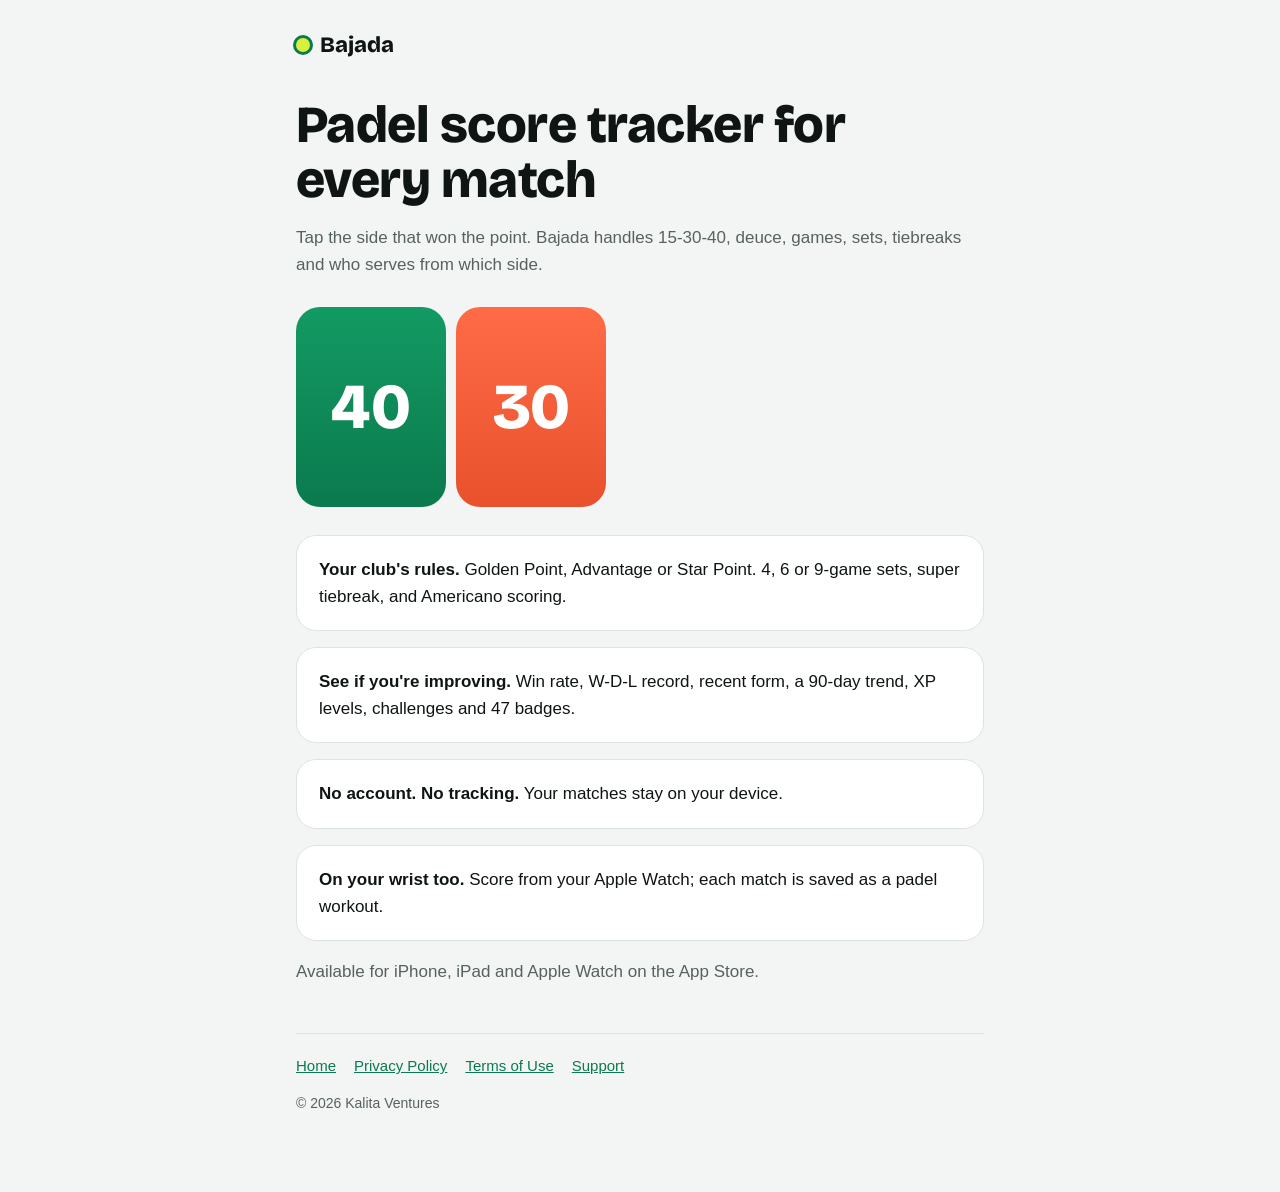
<file: index.html>
<!doctype html><html lang="en"><head><meta charset="utf-8"><meta name="viewport" content="width=device-width,initial-scale=1"><link rel="preconnect" href="https://fonts.googleapis.com"><link href="https://fonts.googleapis.com/css2?family=Bricolage+Grotesque:opsz,wght@12..96,700;12..96,800&display=swap" rel="stylesheet"><link rel="stylesheet" href="style.css"><title>Bajada: Padel Score Tracker</title><meta name="description" content="Padel score tracker for iPhone and iPad. Tap the side that won the point; games, sets, tiebreaks and serve are handled for you."></head><body><div class="wrap"><header><span class="dot"></span><a href="index.html">Bajada</a></header>
<h1>Padel score tracker for every match</h1>
<p>Tap the side that won the point. Bajada handles 15-30-40, deuce, games, sets, tiebreaks and who serves from which side.</p>
<div class="tiles"><div class="tile a">40</div><div class="tile b">30</div></div>
<div class="card"><strong>Your club's rules.</strong> Golden Point, Advantage or Star Point. 4, 6 or 9-game sets, super tiebreak, and Americano scoring.</div>
<div class="card"><strong>See if you're improving.</strong> Win rate, W-D-L record, recent form, a 90-day trend, XP levels, challenges and 47 badges.</div>
<div class="card"><strong>No account. No tracking.</strong> Your matches stay on your device.</div>
<div class="card"><strong>On your wrist too.</strong> Score from your Apple Watch; each match is saved as a padel workout.</div>
<p>Available for iPhone, iPad and Apple Watch on the App Store.</p>
<nav><a href="index.html">Home</a><a href="privacy.html">Privacy Policy</a><a href="terms.html">Terms of Use</a><a href="support.html">Support</a></nav><p class="small">© 2026 Kalita Ventures</p></div></body></html>
</file>
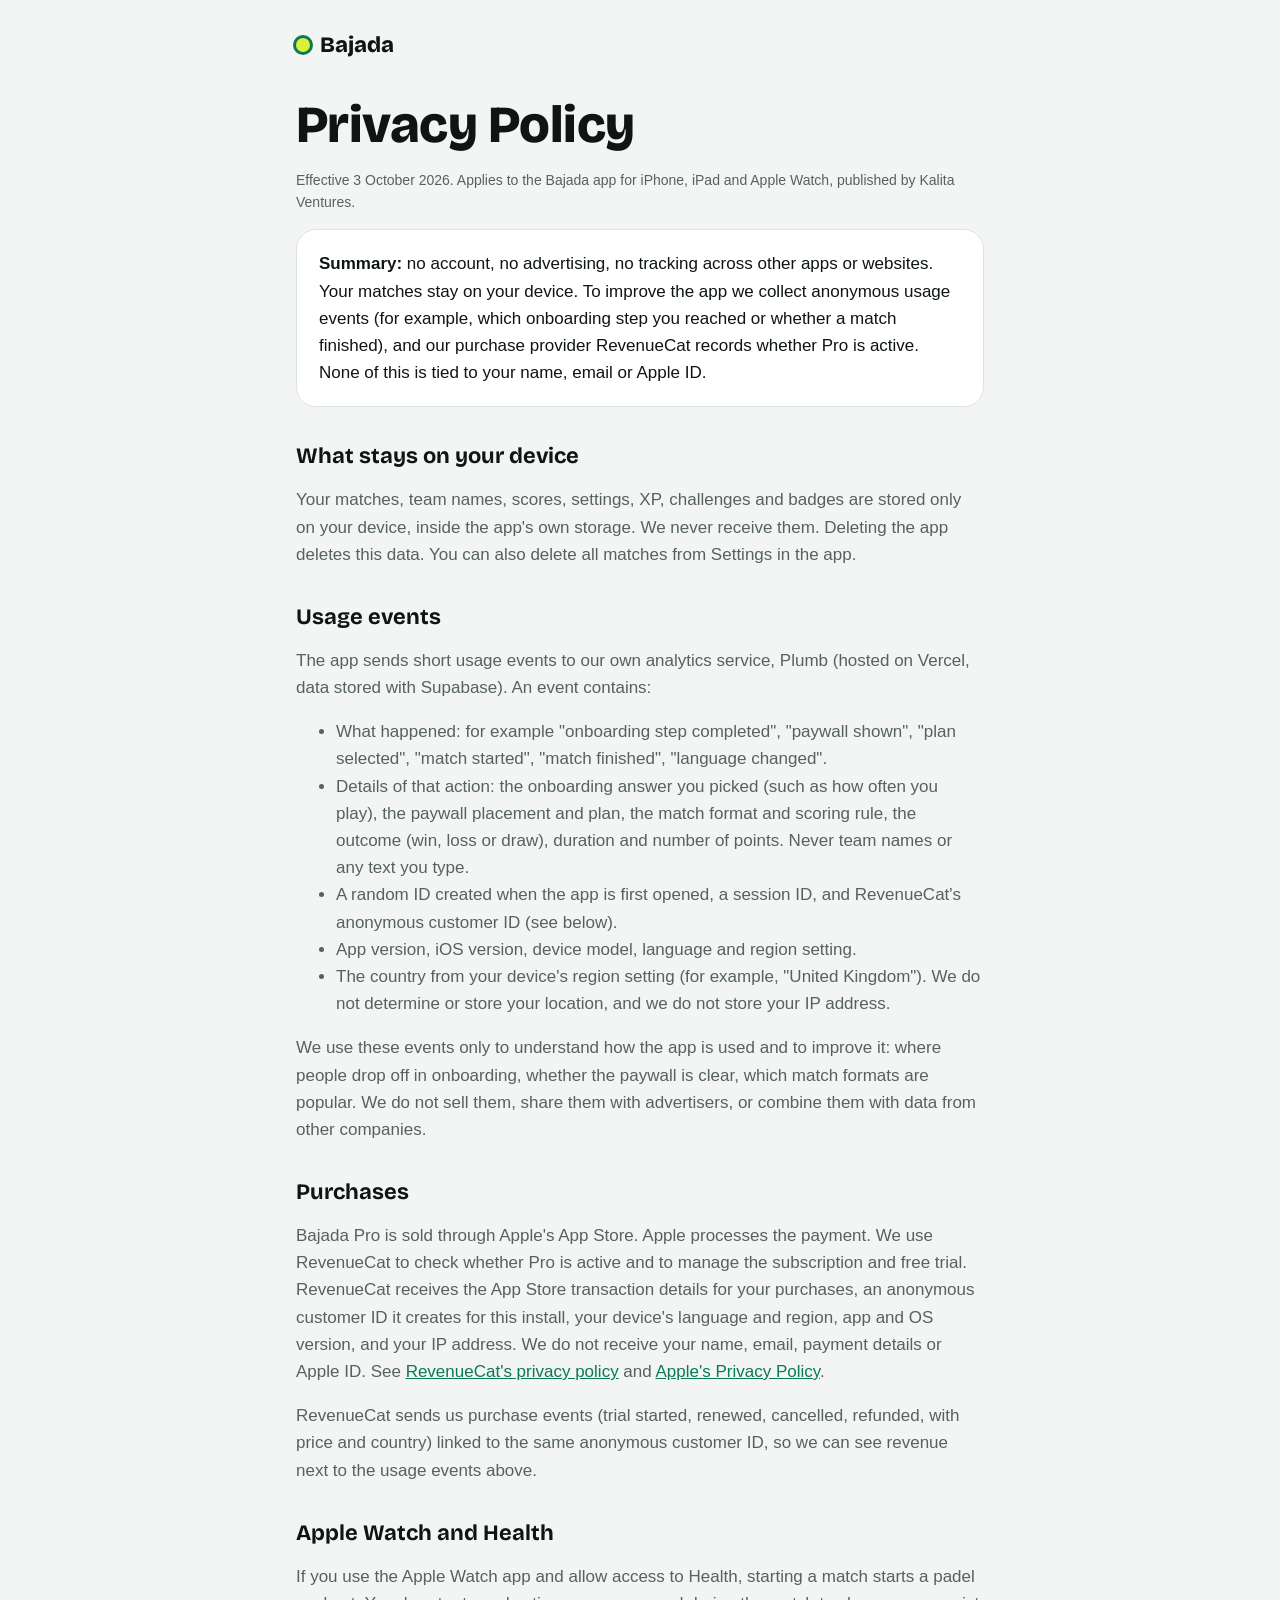
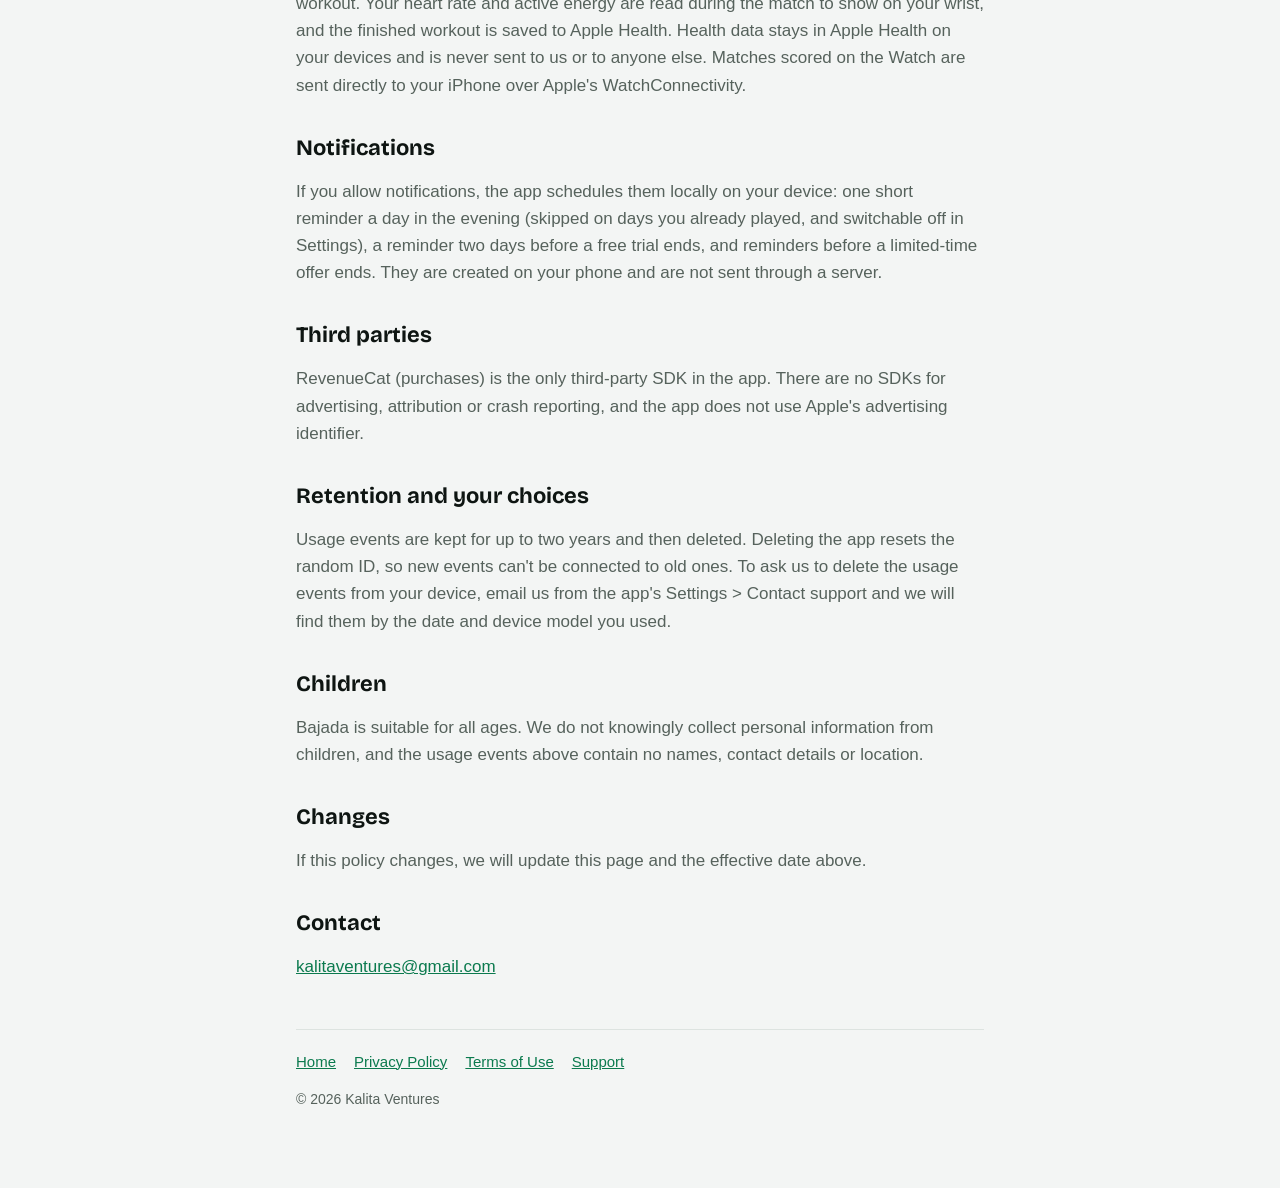
<file: privacy.html>
<!doctype html><html lang="en"><head><meta charset="utf-8"><meta name="viewport" content="width=device-width,initial-scale=1"><link rel="preconnect" href="https://fonts.googleapis.com"><link href="https://fonts.googleapis.com/css2?family=Bricolage+Grotesque:opsz,wght@12..96,700;12..96,800&display=swap" rel="stylesheet"><link rel="stylesheet" href="style.css"><title>Privacy Policy · Bajada</title></head><body><div class="wrap"><header><span class="dot"></span><a href="index.html">Bajada</a></header>
<h1>Privacy Policy</h1>
<p class="small">Effective 3 October 2026. Applies to the Bajada app for iPhone, iPad and Apple Watch, published by Kalita Ventures.</p>
<div class="card"><strong>Summary:</strong> no account, no advertising, no tracking across other apps or websites. Your matches stay on your device. To improve the app we collect anonymous usage events (for example, which onboarding step you reached or whether a match finished), and our purchase provider RevenueCat records whether Pro is active. None of this is tied to your name, email or Apple ID.</div>
<h2>What stays on your device</h2>
<p>Your matches, team names, scores, settings, XP, challenges and badges are stored only on your device, inside the app's own storage. We never receive them. Deleting the app deletes this data. You can also delete all matches from Settings in the app.</p>
<h2>Usage events</h2>
<p>The app sends short usage events to our own analytics service, Plumb (hosted on Vercel, data stored with Supabase). An event contains:</p>
<ul>
<li>What happened: for example "onboarding step completed", "paywall shown", "plan selected", "match started", "match finished", "language changed".</li>
<li>Details of that action: the onboarding answer you picked (such as how often you play), the paywall placement and plan, the match format and scoring rule, the outcome (win, loss or draw), duration and number of points. Never team names or any text you type.</li>
<li>A random ID created when the app is first opened, a session ID, and RevenueCat's anonymous customer ID (see below).</li>
<li>App version, iOS version, device model, language and region setting.</li>
<li>The country from your device's region setting (for example, "United Kingdom"). We do not determine or store your location, and we do not store your IP address.</li>
</ul>
<p>We use these events only to understand how the app is used and to improve it: where people drop off in onboarding, whether the paywall is clear, which match formats are popular. We do not sell them, share them with advertisers, or combine them with data from other companies.</p>
<h2>Purchases</h2>
<p>Bajada Pro is sold through Apple's App Store. Apple processes the payment. We use RevenueCat to check whether Pro is active and to manage the subscription and free trial. RevenueCat receives the App Store transaction details for your purchases, an anonymous customer ID it creates for this install, your device's language and region, app and OS version, and your IP address. We do not receive your name, email, payment details or Apple ID. See <a href="https://www.revenuecat.com/privacy">RevenueCat's privacy policy</a> and <a href="https://www.apple.com/legal/privacy/">Apple's Privacy Policy</a>.</p>
<p>RevenueCat sends us purchase events (trial started, renewed, cancelled, refunded, with price and country) linked to the same anonymous customer ID, so we can see revenue next to the usage events above.</p>
<h2>Apple Watch and Health</h2>
<p>If you use the Apple Watch app and allow access to Health, starting a match starts a padel workout. Your heart rate and active energy are read during the match to show on your wrist, and the finished workout is saved to Apple Health. Health data stays in Apple Health on your devices and is never sent to us or to anyone else. Matches scored on the Watch are sent directly to your iPhone over Apple's WatchConnectivity.</p>
<h2>Notifications</h2>
<p>If you allow notifications, the app schedules them locally on your device: one short reminder a day in the evening (skipped on days you already played, and switchable off in Settings), a reminder two days before a free trial ends, and reminders before a limited-time offer ends. They are created on your phone and are not sent through a server.</p>
<h2>Third parties</h2>
<p>RevenueCat (purchases) is the only third-party SDK in the app. There are no SDKs for advertising, attribution or crash reporting, and the app does not use Apple's advertising identifier.</p>
<h2>Retention and your choices</h2>
<p>Usage events are kept for up to two years and then deleted. Deleting the app resets the random ID, so new events can't be connected to old ones. To ask us to delete the usage events from your device, email us from the app's Settings &gt; Contact support and we will find them by the date and device model you used.</p>
<h2>Children</h2>
<p>Bajada is suitable for all ages. We do not knowingly collect personal information from children, and the usage events above contain no names, contact details or location.</p>
<h2>Changes</h2>
<p>If this policy changes, we will update this page and the effective date above.</p>
<h2>Contact</h2>
<p><a href="mailto:kalitaventures@gmail.com">kalitaventures@gmail.com</a></p>
<nav><a href="index.html">Home</a><a href="privacy.html">Privacy Policy</a><a href="terms.html">Terms of Use</a><a href="support.html">Support</a></nav><p class="small">© 2026 Kalita Ventures</p></div></body></html>
</file>
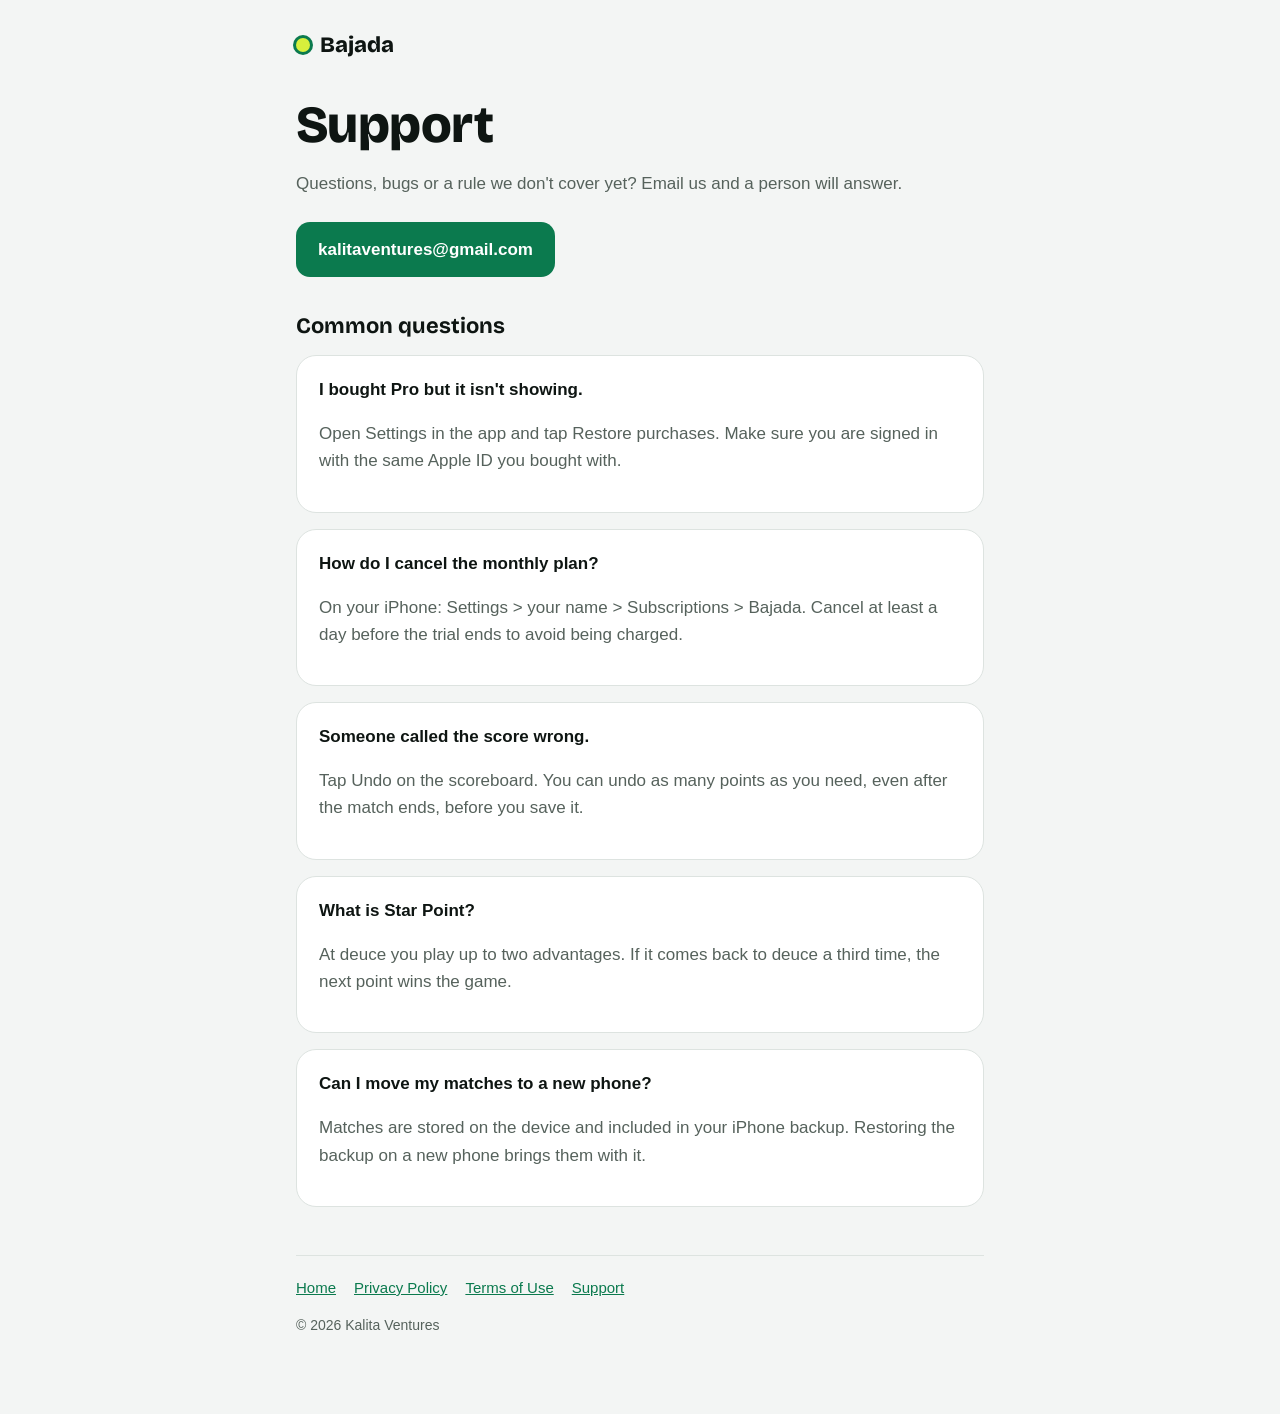
<file: support.html>
<!doctype html><html lang="en"><head><meta charset="utf-8"><meta name="viewport" content="width=device-width,initial-scale=1"><link rel="preconnect" href="https://fonts.googleapis.com"><link href="https://fonts.googleapis.com/css2?family=Bricolage+Grotesque:opsz,wght@12..96,700;12..96,800&display=swap" rel="stylesheet"><link rel="stylesheet" href="style.css"><title>Support · Bajada</title></head><body><div class="wrap"><header><span class="dot"></span><a href="index.html">Bajada</a></header>
<h1>Support</h1>
<p>Questions, bugs or a rule we don't cover yet? Email us and a person will answer.</p>
<a class="cta" href="mailto:kalitaventures@gmail.com?subject=Bajada%20support">kalitaventures@gmail.com</a>
<h2>Common questions</h2>
<div class="card"><strong>I bought Pro but it isn't showing.</strong><p>Open Settings in the app and tap Restore purchases. Make sure you are signed in with the same Apple ID you bought with.</p></div>
<div class="card"><strong>How do I cancel the monthly plan?</strong><p>On your iPhone: Settings &gt; your name &gt; Subscriptions &gt; Bajada. Cancel at least a day before the trial ends to avoid being charged.</p></div>
<div class="card"><strong>Someone called the score wrong.</strong><p>Tap Undo on the scoreboard. You can undo as many points as you need, even after the match ends, before you save it.</p></div>
<div class="card"><strong>What is Star Point?</strong><p>At deuce you play up to two advantages. If it comes back to deuce a third time, the next point wins the game.</p></div>
<div class="card"><strong>Can I move my matches to a new phone?</strong><p>Matches are stored on the device and included in your iPhone backup. Restoring the backup on a new phone brings them with it.</p></div>
<nav><a href="index.html">Home</a><a href="privacy.html">Privacy Policy</a><a href="terms.html">Terms of Use</a><a href="support.html">Support</a></nav><p class="small">© 2026 Kalita Ventures</p></div></body></html>
</file>
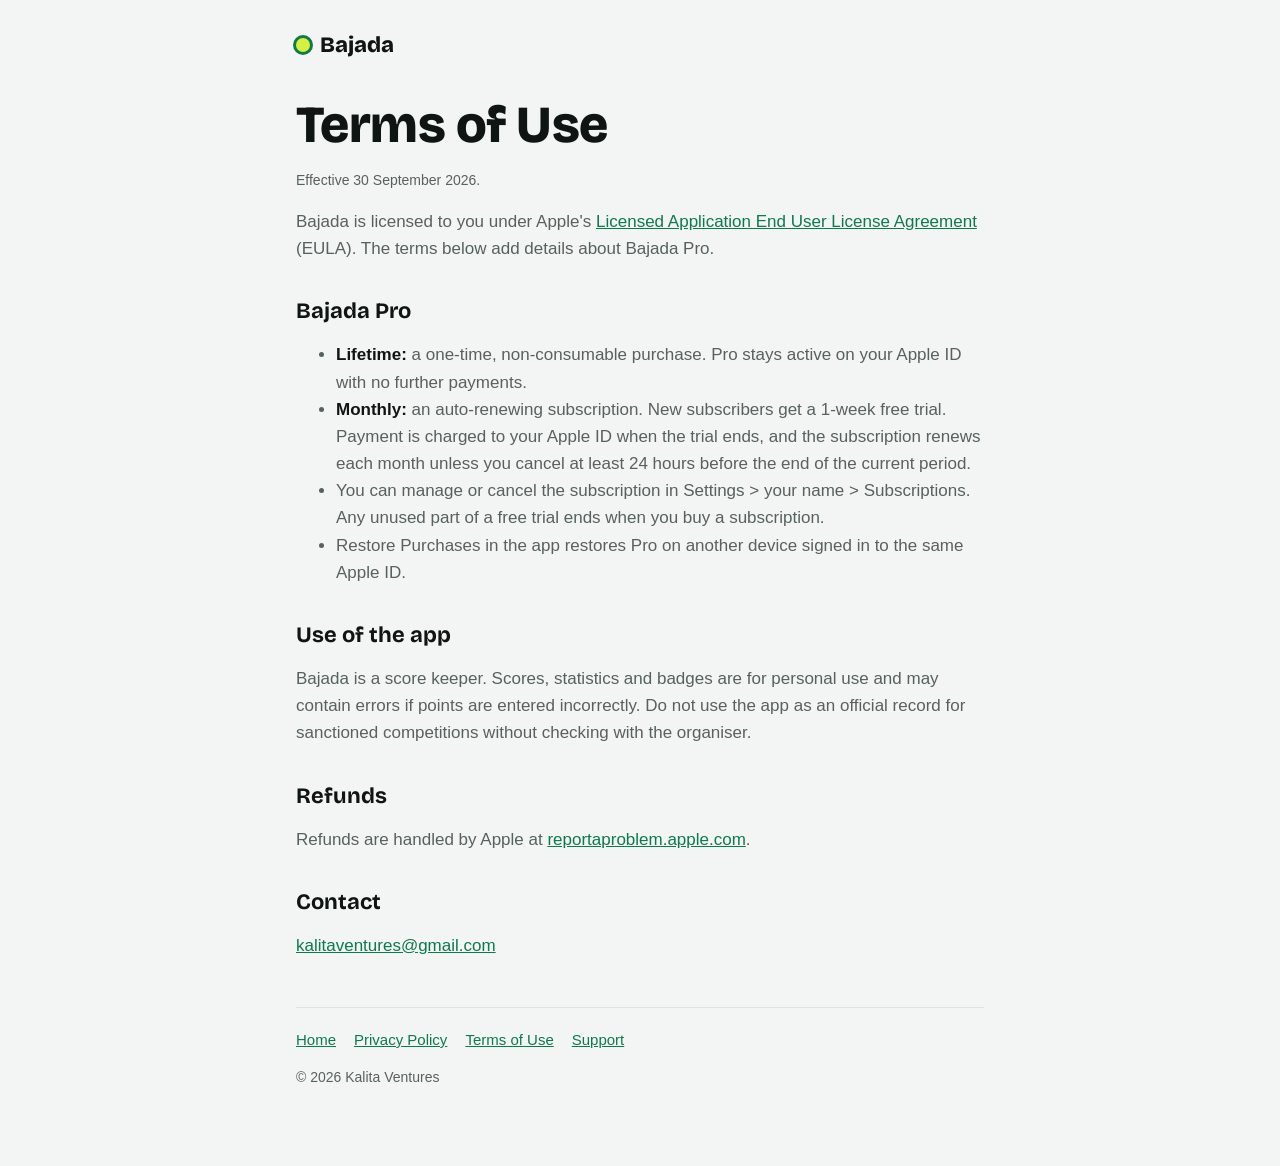
<file: terms.html>
<!doctype html><html lang="en"><head><meta charset="utf-8"><meta name="viewport" content="width=device-width,initial-scale=1"><link rel="preconnect" href="https://fonts.googleapis.com"><link href="https://fonts.googleapis.com/css2?family=Bricolage+Grotesque:opsz,wght@12..96,700;12..96,800&display=swap" rel="stylesheet"><link rel="stylesheet" href="style.css"><title>Terms of Use · Bajada</title></head><body><div class="wrap"><header><span class="dot"></span><a href="index.html">Bajada</a></header>
<h1>Terms of Use</h1>
<p class="small">Effective 30 September 2026.</p>
<p>Bajada is licensed to you under Apple's <a href="https://www.apple.com/legal/internet-services/itunes/dev/stdeula/">Licensed Application End User License Agreement</a> (EULA). The terms below add details about Bajada Pro.</p>
<h2>Bajada Pro</h2>
<ul>
<li><strong>Lifetime:</strong> a one-time, non-consumable purchase. Pro stays active on your Apple ID with no further payments.</li>
<li><strong>Monthly:</strong> an auto-renewing subscription. New subscribers get a 1-week free trial. Payment is charged to your Apple ID when the trial ends, and the subscription renews each month unless you cancel at least 24 hours before the end of the current period.</li>
<li>You can manage or cancel the subscription in Settings &gt; your name &gt; Subscriptions. Any unused part of a free trial ends when you buy a subscription.</li>
<li>Restore Purchases in the app restores Pro on another device signed in to the same Apple ID.</li>
</ul>
<h2>Use of the app</h2>
<p>Bajada is a score keeper. Scores, statistics and badges are for personal use and may contain errors if points are entered incorrectly. Do not use the app as an official record for sanctioned competitions without checking with the organiser.</p>
<h2>Refunds</h2>
<p>Refunds are handled by Apple at <a href="https://reportaproblem.apple.com">reportaproblem.apple.com</a>.</p>
<h2>Contact</h2>
<p><a href="mailto:kalitaventures@gmail.com">kalitaventures@gmail.com</a></p>
<nav><a href="index.html">Home</a><a href="privacy.html">Privacy Policy</a><a href="terms.html">Terms of Use</a><a href="support.html">Support</a></nav><p class="small">© 2026 Kalita Ventures</p></div></body></html>
</file>
<file: style.css>
:root{--brand:#0B7A4E;--brand-deep:#075A39;--accent:#D7F03C;--ink:#0E1512;--ink2:#56625C;--bg:#F3F5F4;--surface:#fff;--line:#DDE3E0}
@media (prefers-color-scheme:dark){:root{--brand:#2BB673;--brand-deep:#1E8C57;--ink:#F1F5F3;--ink2:#9AA6A0;--bg:#0B0F0D;--surface:#151B18;--line:#2A332F}}
*{box-sizing:border-box}
body{margin:0;background:var(--bg);color:var(--ink);font:17px/1.6 -apple-system,BlinkMacSystemFont,"Segoe UI",Roboto,sans-serif}
.wrap{max-width:720px;margin:0 auto;padding:32px 16px 64px}
header{display:flex;align-items:center;gap:10px;margin-bottom:40px}
header a{color:var(--ink);text-decoration:none;font:800 22px "Bricolage Grotesque",sans-serif}
.dot{width:14px;height:14px;border-radius:50%;background:var(--accent);box-shadow:0 0 0 3px var(--brand)}
h1{font:800 clamp(34px,7vw,52px)/1.05 "Bricolage Grotesque",sans-serif;margin:0 0 16px;letter-spacing:-.01em}
h2{font:700 22px "Bricolage Grotesque",sans-serif;margin:36px 0 8px}
p,li{color:var(--ink2)} strong{color:var(--ink)}
a{color:var(--brand)}
.card{background:var(--surface);border:1px solid var(--line);border-radius:20px;padding:20px 22px;margin:16px 0}
.cta{display:inline-block;background:var(--brand);color:#fff;text-decoration:none;font-weight:700;padding:14px 22px;border-radius:14px;margin-top:8px}
.tiles{display:flex;gap:10px;margin:28px 0}
.tile{flex:1;max-width:150px;aspect-ratio:3/4;border-radius:24px;display:grid;place-items:center;color:#fff;font:800 64px "Bricolage Grotesque",sans-serif}
.a{background:linear-gradient(#139A63,var(--brand))}.b{background:linear-gradient(#FF6B47,#E8512C)}
nav{display:flex;flex-wrap:wrap;gap:18px;margin-top:48px;padding-top:20px;border-top:1px solid var(--line);font-size:15px}
.small{font-size:14px}
</file>
